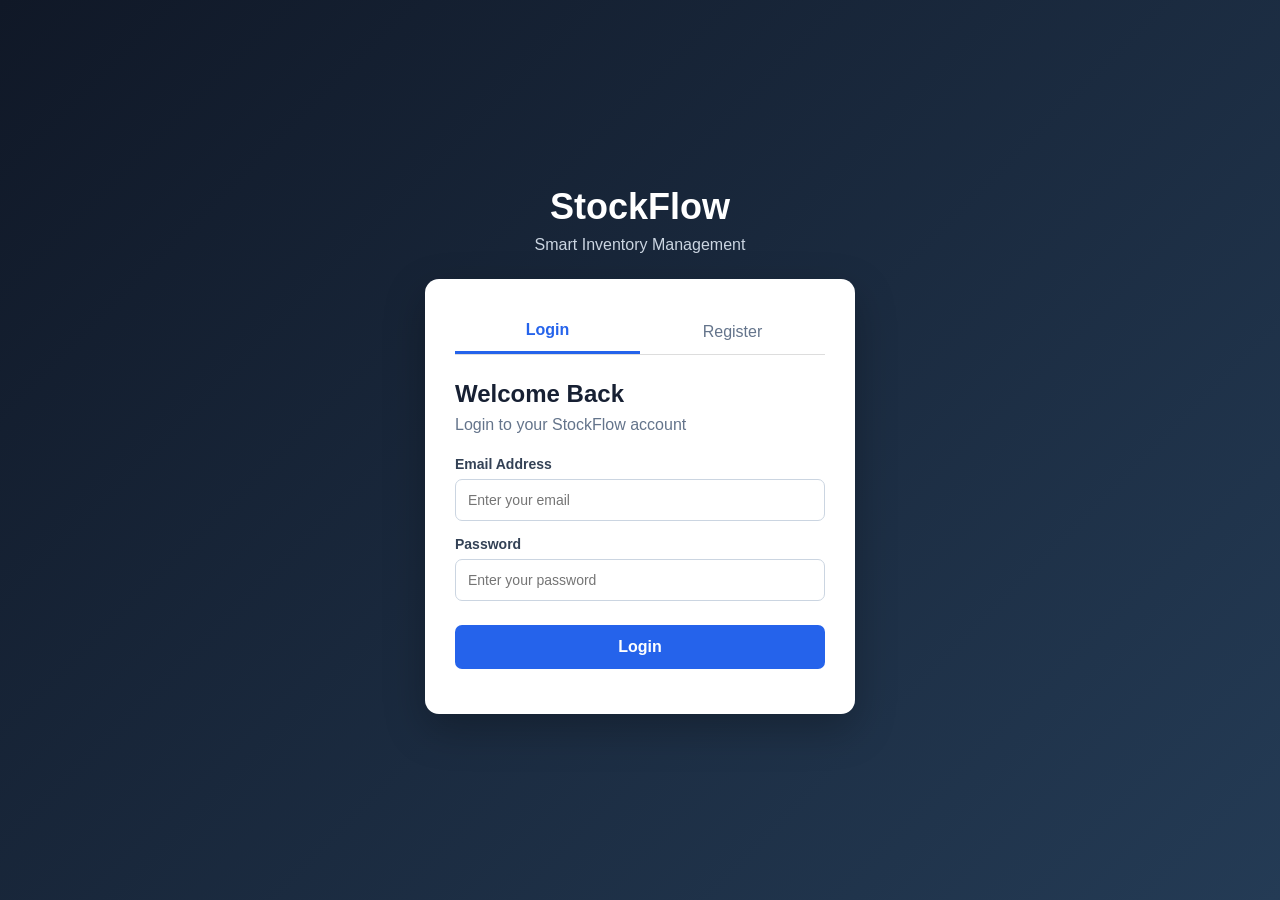
<file: app/frontend/index.html>
<!DOCTYPE html>
<html lang="en">
<head>
    <meta charset="UTF-8">
    <meta name="viewport" content="width=device-width, initial-scale=1.0">
    <title>StockFlow | Inventory Management</title>
    <link rel="stylesheet" href="style.css">
</head>
<body>

    <div class="auth-container">

        <div class="brand">
            <h1>StockFlow</h1>
            <p>Smart Inventory Management</p>
        </div>

        <div class="auth-card">

            <div class="tabs">
                <button id="loginTab" class="active">Login</button>
                <button id="registerTab">Register</button>
            </div>

            <!-- Login Form -->
            <form id="loginForm">
                <h2>Welcome Back</h2>
                <p>Login to your StockFlow account</p>

                <label>Email Address</label>
                <input type="email" id="loginEmail" required
                       placeholder="Enter your email">

                <label>Password</label>
                <input type="password" id="loginPassword" required
                       placeholder="Enter your password">

                <button type="submit" class="submit-btn">Login</button>
            </form>

            <!-- Registration Form -->
            <form id="registerForm" class="hidden">
                <h2>Create Account</h2>
                <p>Start managing your inventory</p>

                <label>Full Name</label>
                <input type="text" id="fullName" required
                       placeholder="Enter your full name">

                <label>Email Address</label>
                <input type="email" id="registerEmail" required
                       placeholder="Enter your email">

                <label>Organization Name</label>
                <input type="text" id="organizationName" required
                       placeholder="Enter organization name">

                <label>Password</label>
                <input type="password" id="registerPassword" required
                       placeholder="Create a password">

                <button type="submit" class="submit-btn">
                    Create Account
                </button>
            </form>

            <p id="message"></p>

        </div>
    </div>

    <script src="app.js"></script>
</body>
</html>
</file>
<file: app/frontend/style.css>
* {
    margin: 0;
    padding: 0;
    box-sizing: border-box;
    font-family: Arial, sans-serif;
}

body {
    min-height: 100vh;
    background: linear-gradient(135deg, #101827, #243b55);
    display: flex;
    justify-content: center;
    align-items: center;
    padding: 20px;
}

.auth-container {
    width: 100%;
    max-width: 430px;
}

.brand {
    text-align: center;
    color: white;
    margin-bottom: 25px;
}

.brand h1 {
    font-size: 36px;
    margin-bottom: 8px;
}

.brand p {
    color: #cbd5e1;
}

.auth-card {
    background: white;
    padding: 30px;
    border-radius: 14px;
    box-shadow: 0 15px 40px rgba(0, 0, 0, 0.25);
}

.tabs {
    display: flex;
    margin-bottom: 25px;
    border-bottom: 1px solid #ddd;
}

.tabs button {
    width: 50%;
    padding: 12px;
    border: none;
    background: white;
    cursor: pointer;
    font-size: 16px;
    color: #64748b;
}

.tabs button.active {
    color: #2563eb;
    border-bottom: 3px solid #2563eb;
    font-weight: bold;
}

form h2 {
    color: #172033;
    margin-bottom: 8px;
}

form p {
    color: #64748b;
    margin-bottom: 22px;
}

label {
    display: block;
    margin-bottom: 7px;
    margin-top: 15px;
    color: #334155;
    font-weight: 600;
    font-size: 14px;
}

input {
    width: 100%;
    padding: 12px;
    border: 1px solid #cbd5e1;
    border-radius: 7px;
    outline: none;
    font-size: 14px;
}

input:focus {
    border-color: #2563eb;
}

.submit-btn {
    width: 100%;
    padding: 13px;
    margin-top: 24px;
    background: #2563eb;
    color: white;
    border: none;
    border-radius: 7px;
    font-size: 16px;
    font-weight: bold;
    cursor: pointer;
}

.submit-btn:hover {
    background: #1d4ed8;
}

.hidden {
    display: none;
}

#message {
    margin-top: 15px;
    text-align: center;
    font-size: 14px;
}
</file>
<file: app/frontend/dashboard.css>
* {
    margin: 0;
    padding: 0;
    box-sizing: border-box;
    font-family: Arial, sans-serif;
}

body {
    background: #f1f5f9;
    display: flex;
    min-height: 100vh;
}

/* Sidebar */
.sidebar {
    width: 240px;
    background: #172033;
    color: white;
    padding: 25px 20px;
    display: flex;
    flex-direction: column;
}

.sidebar h2 {
    margin-bottom: 40px;
    font-size: 27px;
}

.sidebar nav {
    display: flex;
    flex-direction: column;
    gap: 12px;
}

.sidebar a {
    color: #cbd5e1;
    text-decoration: none;
    padding: 13px;
    border-radius: 7px;
}

.sidebar a:hover,
.sidebar a.active {
    background: #2563eb;
    color: white;
}

#logoutBtn {
    margin-top: auto;
    padding: 12px;
    background: #dc2626;
    color: white;
    border: none;
    border-radius: 7px;
    cursor: pointer;
}

/* Main content */
.main-content {
    flex: 1;
    padding: 35px;
    min-width: 0;
}

header h1 {
    color: #172033;
    font-size: 30px;
    margin-bottom: 8px;
}

header p {
    color: #64748b;
}

/* Statistics */
.stats {
    display: grid;
    grid-template-columns: repeat(3, 1fr);
    gap: 20px;
    margin: 30px 0;
}

.stat-card {
    background: white;
    padding: 25px;
    border-radius: 12px;
    box-shadow: 0 3px 12px rgba(0, 0, 0, 0.05);
}

.stat-card h3 {
    color: #64748b;
    font-size: 15px;
}

.stat-card p {
    color: #2563eb;
    font-size: 32px;
    font-weight: bold;
    margin-top: 15px;
}

.stat-card.warning p {
    color: #dc2626;
}

/* Panels */
.panel {
    background: white;
    padding: 25px;
    border-radius: 12px;
    margin-bottom: 25px;
    box-shadow: 0 3px 12px rgba(0, 0, 0, 0.05);
}

.panel h2 {
    color: #172033;
    margin-bottom: 20px;
}

/* Product form */
#productForm {
    display: grid;
    grid-template-columns: repeat(2, 1fr);
    gap: 15px;
}

#productForm input {
    padding: 12px;
    border: 1px solid #cbd5e1;
    border-radius: 7px;
    width: 100%;
}

#productForm button {
    background: #2563eb;
    color: white;
    border: none;
    border-radius: 7px;
    padding: 13px;
    cursor: pointer;
    grid-column: span 2;
}

#productForm button:hover {
    background: #1d4ed8;
}

#productMessage {
    margin-top: 12px;
}

/* Product table */
.table-container {
    overflow-x: auto;
}

table {
    width: 100%;
    border-collapse: collapse;
    min-width: 650px;
}

th, td {
    padding: 14px;
    text-align: left;
    border-bottom: 1px solid #e2e8f0;
}

th {
    background: #f8fafc;
    color: #475569;
}

td {
    color: #334155;
}

@media (max-width: 800px) {
    .sidebar {
        width: 180px;
    }

    .main-content {
        padding: 20px;
    }

    .stats {
        grid-template-columns: 1fr;
    }
}

@media (max-width: 550px) {
    body {
        display: block;
    }

    .sidebar {
        width: 100%;
        min-height: auto;
    }

    .sidebar nav {
        flex-direction: row;
        flex-wrap: wrap;
    }

    #logoutBtn {
        margin-top: 20px;
    }

    #productForm {
        grid-template-columns: 1fr;
    }

    #productForm button {
        grid-column: span 1;
    }
}
</file>
